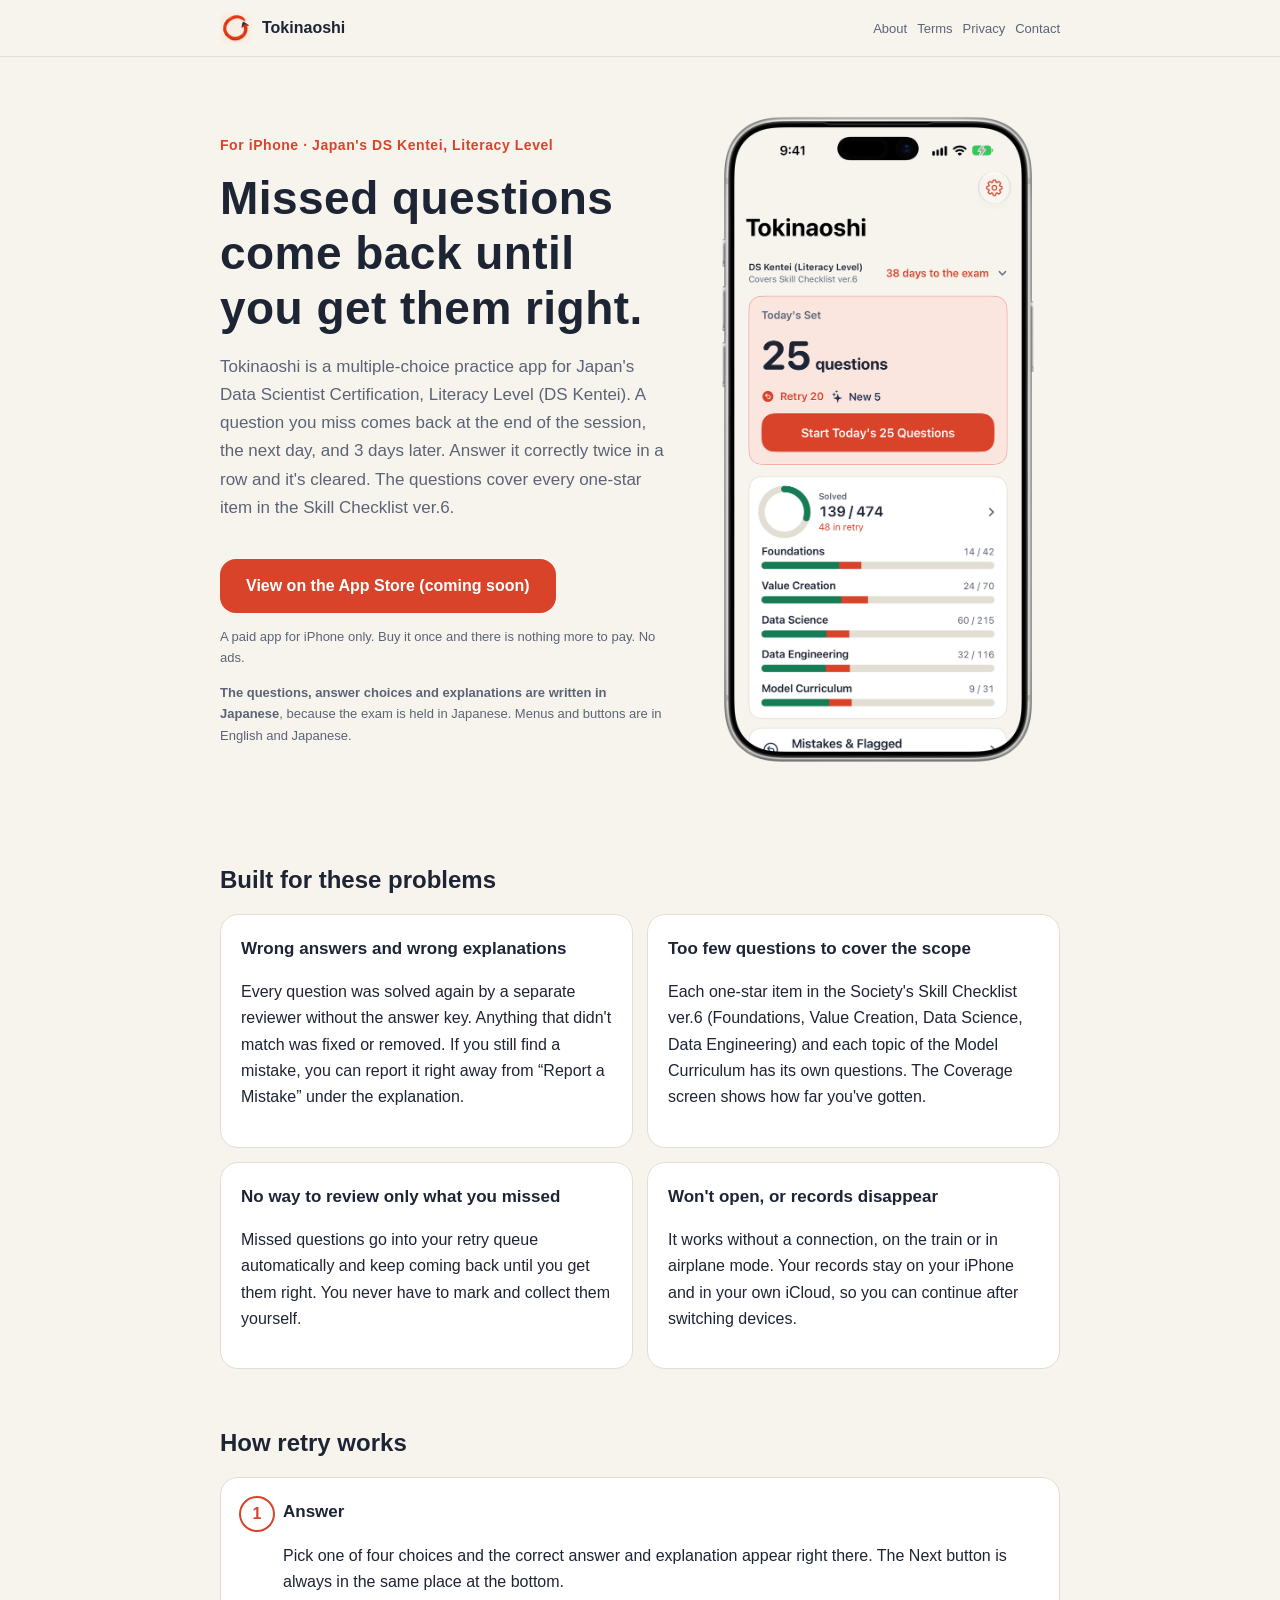
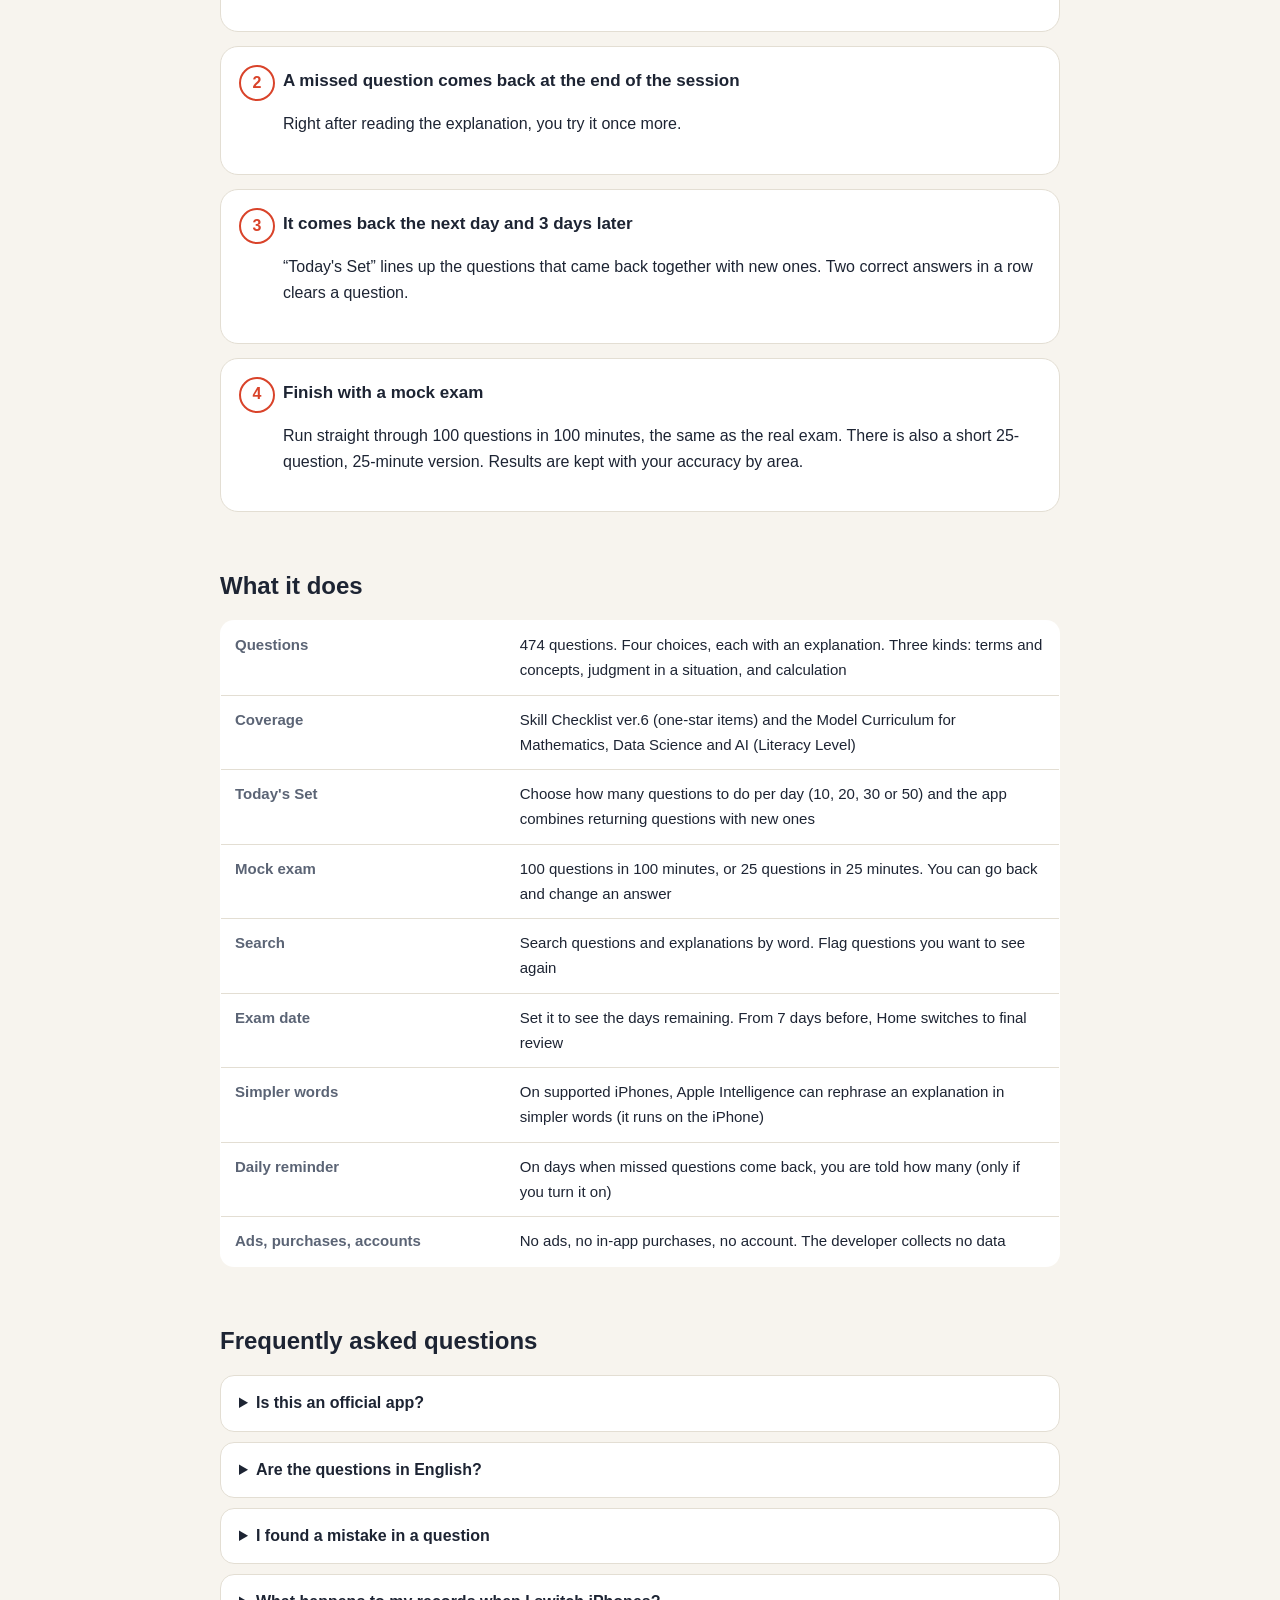
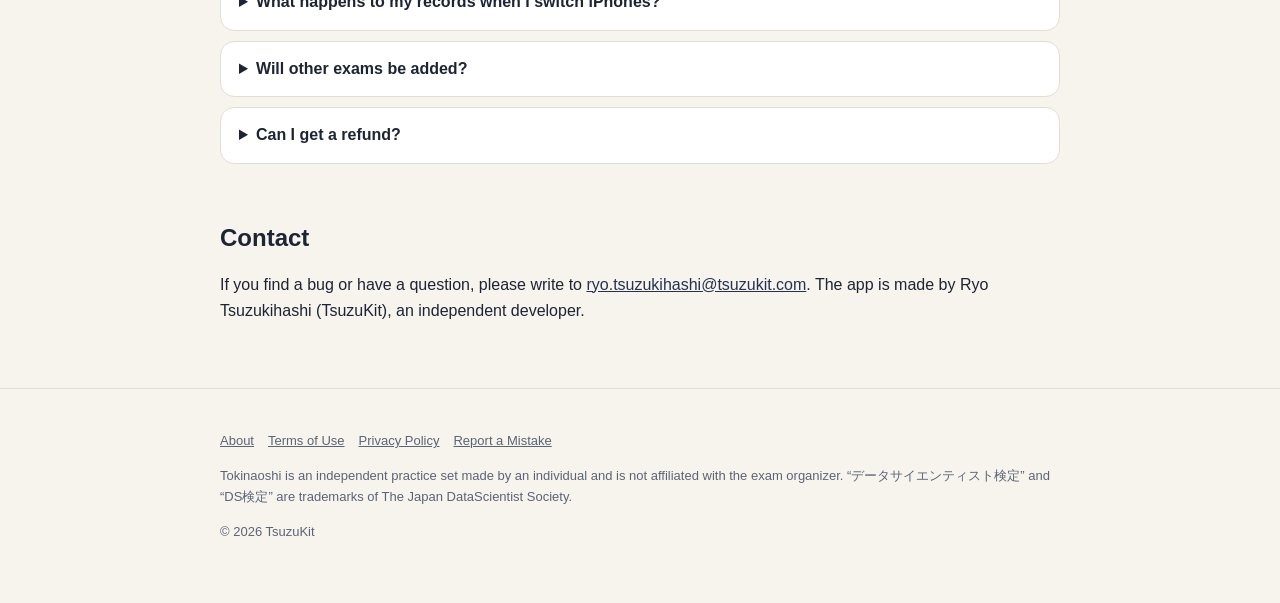
<file: index.html>
<!DOCTYPE html>
<html lang="ja" data-title-ja="ときなおし｜間違えた問題が戻ってくる DS検定の問題集（iPhone）" data-title-en="Tokinaoshi | Practice questions for Japan&#x27;s DS Kentei (iPhone)">
<head>
<meta charset="UTF-8">
<meta name="viewport" content="width=device-width, initial-scale=1">
<script>(function(){var l=navigator.languages&&navigator.languages.length?navigator.languages:[navigator.language||"ja"],p="en";for(var i=0;i<l.length;i++){var c=String(l[i]).toLowerCase();if(c.indexOf("ja")===0){p="ja";break}if(c.indexOf("en")===0){p="en";break}}var d=document.documentElement;d.lang=p;var t=d.getAttribute("data-title-"+p);if(t){document.title=t}})();</script>
<title>ときなおし｜間違えた問題が戻ってくる DS検定の問題集（iPhone）</title>
<meta name="description" content="DS検定（データサイエンティスト検定 リテラシーレベル）の4択問題集。間違えた問題が、解けるまで戻ってきます。スキルチェックリスト ver.6 対応。ネットなしで使える・広告なし・買い切り。 / A multiple-choice practice app for Japan&#x27;s Data Scientist Certification, Literacy Level. Missed questions come back until you get them right. Questions are in Japanese. Works offline, no ads, one-time purchase.">
<meta property="og:title" content="ときなおし｜間違えた問題が戻ってくる DS検定の問題集（iPhone）">
<meta property="og:description" content="DS検定（データサイエンティスト検定 リテラシーレベル）の4択問題集。間違えた問題が、解けるまで戻ってきます。スキルチェックリスト ver.6 対応。ネットなしで使える・広告なし・買い切り。">
<meta property="og:type" content="website">
<meta property="og:url" content="https://tokinaoshi.tsuzukit.com/">
<meta property="og:image" content="https://tokinaoshi.tsuzukit.com/assets/og.jpg">
<link rel="icon" href="assets/icon.png">
<link rel="apple-touch-icon" href="assets/icon.png">
<link rel="stylesheet" href="style.css">
</head>
<body>
<div data-l="ja" lang="ja">
<header class="site"><div class="wrap">
<a class="brand" href="./"><img src="assets/icon.png" alt="" width="32" height="32">ときなおし</a>
<nav class="site"><a href="./">紹介</a><a href="terms.html">利用規約</a><a href="privacy.html">プライバシー</a><a href="./#contact">お問い合わせ</a></nav>
</div></header>
<main class="wrap">
<section class="hero">
<div>
<p class="eyebrow">iPhone 向け・DS検定 リテラシーレベル</p>
<h1>間違えた問題が、<br>解けるまで戻ってくる。</h1>
<p class="lead">「ときなおし」は、データサイエンティスト検定 リテラシーレベル（DS検定）の4択問題集です。間違えた問題は、その回の最後・翌日・3日後に戻ってきます。2回続けて解けたら卒業。出題範囲はスキルチェックリスト ver.6 の★項目を全部通ります。</p>
<a class="cta" href="#store" id="store">App Store で見る（準備中）</a>
<p class="note">iPhone 専用の有料アプリです。一度買えば、あとからお金はかかりません。広告もありません。</p>
</div>
<img src="assets/hero.png" alt="ときなおしのホーム画面" width="360">
</section>

<h2>こんな困りごとのために作りました</h2>
<div class="grid two">
<div class="card"><h3>答えや解説が間違っている</h3><p>問題は、作った人とは別の目で全問を解き直し、答えが合わないものは直すか外しました。それでも誤りを見つけたら、解説の下の「誤りを知らせる」からすぐ送れます。</p></div>
<div class="card"><h3>問題が少なくて、範囲が足りない</h3><p>協会のスキルチェックリスト ver.6 の★項目（基盤・価値創造力・データサイエンス力・データエンジニアリング力）と、モデルカリキュラムの題目を1つずつ問題にしています。どこまで解けたかは「出題範囲」の画面で見られます。</p></div>
<div class="card"><h3>間違えた問題だけ復習できない</h3><p>間違えた問題は自動で「ときなおし」に入り、解けるまで戻ってきます。自分で印をつけて集め直す必要はありません。</p></div>
<div class="card"><h3>開けない・記録が消える</h3><p>ネットにつながっていなくても、電車の中でも機内モードでも解けます。記録は iPhone と、あなたの iCloud に残るので、機種変更のあとも続きから解けます。</p></div>
</div>

<h2>ときなおしの流れ</h2>
<div class="grid steps">
<div class="card"><h3>解く</h3><p>4つから選ぶと、その場で正解と解説が出ます。つぎへのボタンは、いつも画面の下の同じ場所です。</p></div>
<div class="card"><h3>間違えた問題が、その回の最後に戻ってくる</h3><p>解説を読んだ直後に、もう一度だけ解き直します。</p></div>
<div class="card"><h3>翌日と3日後にも戻ってくる</h3><p>「今日の分」に、戻ってきた問題と新しい問題が一緒に並びます。2回続けて解けたら卒業です。</p></div>
<div class="card"><h3>仕上げは模擬試験</h3><p>本番と同じ100問・100分で通して解けます。25問・25分の短い版もあります。結果は領域ごとの正答率で残ります。</p></div>
</div>

<h2>できること</h2>
<table>
<tr><th>問題</th><td>474問。4択・全問に解説つき。ことばとしくみ、場面での判断、計算の3種類</td></tr>
<tr><th>出題範囲</th><td>スキルチェックリスト ver.6（★）と、数理・データサイエンス・AI（リテラシーレベル）モデルカリキュラム</td></tr>
<tr><th>今日の分</th><td>1日に解く問題数（10・20・30・50問）を決めると、戻ってきた問題と新しい問題を組んで出します</td></tr>
<tr><th>模擬試験</th><td>100問・100分と、25問・25分。前の問題に戻って答えを変えられます</td></tr>
<tr><th>さがす</th><td>ことばで問題と解説を検索。あとで見たい問題には旗をつけられます</td></tr>
<tr><th>試験日</th><td>入れると、あと何日かが出ます。7日前から仕上げの画面になります</td></tr>
<tr><th>やさしく言いかえる</th><td>対応している iPhone では、解説を Apple Intelligence でやさしく言いかえられます（iPhone の中で動きます）</td></tr>
<tr><th>毎日のお知らせ</th><td>間違えた問題が戻ってきた日に、その数を通知します（オンにしたときだけ）</td></tr>
<tr><th>広告・課金・登録</th><td>広告なし・アプリ内課金なし・アカウント登録なし。開発者はデータを集めません</td></tr>
</table>

<h2>よくある質問</h2>
<details><summary>公式のアプリですか</summary><p>いいえ。検定の主催者とは関係のない、個人が作った問題集です。問題はすべて、このアプリのために新しく作りました。過去問や市販の問題集の写しではありません。</p></details>
<details><summary>問題に誤りを見つけました</summary><p>解説の下の「この問題の誤りを知らせる」を押すと、問題の番号が入ったメールを送れます。確かめて、次の版で直します。</p></details>
<details><summary>機種変更したら記録はどうなりますか</summary><p>記録の控えを、あなたの iCloud に置いています。新しい iPhone で同じ Apple アカウントにサインインしていれば、アプリを開いたときに続きから解けます。</p></details>
<details><summary>ほかの資格は増えますか</summary><p>増やすときは、このアプリの中に足します。</p></details>
<details><summary>返金はできますか</summary><p>返金は Apple の規定に従います。<a href="https://reportaproblem.apple.com/">reportaproblem.apple.com</a> からお申し出ください。開発者が直接返金することはできません。</p></details>

<h2 id="contact">お問い合わせ</h2>
<p>不具合や気になることがあれば、<a href="mailto:ryo.tsuzukihashi@tsuzukit.com?subject=%E3%81%A8%E3%81%8D%E3%81%AA%E3%81%8A%E3%81%97%E3%81%AB%E3%81%A4%E3%81%84%E3%81%A6">ryo.tsuzukihashi@tsuzukit.com</a> までご連絡ください。作っているのは個人開発者の續橋涼（TsuzuKit）です。</p>
</main>
<footer class="site"><div class="wrap">
<p><a href="./">紹介</a><a href="terms.html">利用規約</a><a href="privacy.html">プライバシーポリシー</a><a href="report.html">誤りを知らせる</a></p>
<p>ときなおしは、検定の主催者とは関係のない、個人が作った問題集です。「データサイエンティスト検定」「DS検定」は一般社団法人データサイエンティスト協会の商標です。</p>
<p>© 2026 TsuzuKit</p>
</div></footer>
</div>
<div data-l="en" lang="en">
<header class="site"><div class="wrap">
<a class="brand" href="./"><img src="assets/icon.png" alt="" width="32" height="32">Tokinaoshi</a>
<nav class="site"><a href="./">About</a><a href="terms.html">Terms</a><a href="privacy.html">Privacy</a><a href="./#contact-en">Contact</a></nav>
</div></header>
<main class="wrap">
<section class="hero">
<div>
<p class="eyebrow">For iPhone · Japan's DS Kentei, Literacy Level</p>
<h1>Missed questions come back until you get them right.</h1>
<p class="lead">Tokinaoshi is a multiple-choice practice app for Japan's Data Scientist Certification, Literacy Level (DS Kentei). A question you miss comes back at the end of the session, the next day, and 3 days later. Answer it correctly twice in a row and it's cleared. The questions cover every one-star item in the Skill Checklist ver.6.</p>
<a class="cta" href="#store-en" id="store-en">View on the App Store (coming soon)</a>
<p class="note">A paid app for iPhone only. Buy it once and there is nothing more to pay. No ads.</p>
<p class="note"><strong>The questions, answer choices and explanations are written in Japanese</strong>, because the exam is held in Japanese. Menus and buttons are in English and Japanese.</p>
</div>
<img src="assets/hero-en.png" alt="The Home screen of Tokinaoshi" width="360">
</section>

<h2>Built for these problems</h2>
<div class="grid two">
<div class="card"><h3>Wrong answers and wrong explanations</h3><p>Every question was solved again by a separate reviewer without the answer key. Anything that didn't match was fixed or removed. If you still find a mistake, you can report it right away from “Report a Mistake” under the explanation.</p></div>
<div class="card"><h3>Too few questions to cover the scope</h3><p>Each one-star item in the Society's Skill Checklist ver.6 (Foundations, Value Creation, Data Science, Data Engineering) and each topic of the Model Curriculum has its own questions. The Coverage screen shows how far you've gotten.</p></div>
<div class="card"><h3>No way to review only what you missed</h3><p>Missed questions go into your retry queue automatically and keep coming back until you get them right. You never have to mark and collect them yourself.</p></div>
<div class="card"><h3>Won't open, or records disappear</h3><p>It works without a connection, on the train or in airplane mode. Your records stay on your iPhone and in your own iCloud, so you can continue after switching devices.</p></div>
</div>

<h2>How retry works</h2>
<div class="grid steps">
<div class="card"><h3>Answer</h3><p>Pick one of four choices and the correct answer and explanation appear right there. The Next button is always in the same place at the bottom.</p></div>
<div class="card"><h3>A missed question comes back at the end of the session</h3><p>Right after reading the explanation, you try it once more.</p></div>
<div class="card"><h3>It comes back the next day and 3 days later</h3><p>“Today's Set” lines up the questions that came back together with new ones. Two correct answers in a row clears a question.</p></div>
<div class="card"><h3>Finish with a mock exam</h3><p>Run straight through 100 questions in 100 minutes, the same as the real exam. There is also a short 25-question, 25-minute version. Results are kept with your accuracy by area.</p></div>
</div>

<h2>What it does</h2>
<table>
<tr><th>Questions</th><td>474 questions. Four choices, each with an explanation. Three kinds: terms and concepts, judgment in a situation, and calculation</td></tr>
<tr><th>Coverage</th><td>Skill Checklist ver.6 (one-star items) and the Model Curriculum for Mathematics, Data Science and AI (Literacy Level)</td></tr>
<tr><th>Today's Set</th><td>Choose how many questions to do per day (10, 20, 30 or 50) and the app combines returning questions with new ones</td></tr>
<tr><th>Mock exam</th><td>100 questions in 100 minutes, or 25 questions in 25 minutes. You can go back and change an answer</td></tr>
<tr><th>Search</th><td>Search questions and explanations by word. Flag questions you want to see again</td></tr>
<tr><th>Exam date</th><td>Set it to see the days remaining. From 7 days before, Home switches to final review</td></tr>
<tr><th>Simpler words</th><td>On supported iPhones, Apple Intelligence can rephrase an explanation in simpler words (it runs on the iPhone)</td></tr>
<tr><th>Daily reminder</th><td>On days when missed questions come back, you are told how many (only if you turn it on)</td></tr>
<tr><th>Ads, purchases, accounts</th><td>No ads, no in-app purchases, no account. The developer collects no data</td></tr>
</table>

<h2>Frequently asked questions</h2>
<details><summary>Is this an official app?</summary><p>No. It is an independent practice set made by an individual and is not affiliated with the exam organizer. All questions were newly written for this app. They are not copied from past exams or from published workbooks.</p></details>
<details><summary>Are the questions in English?</summary><p>No. The questions, answer choices and explanations are in Japanese, because the exam is held in Japanese. Only the menus and buttons are available in English.</p></details>
<details><summary>I found a mistake in a question</summary><p>Tap “Report a Mistake in This Question” under the explanation to send an email with the question number filled in. We will check it and fix it in the next version.</p></details>
<details><summary>What happens to my records when I switch iPhones?</summary><p>A backup of your records is kept in your own iCloud. If you are signed in to the same Apple Account on the new iPhone, you can continue where you left off when you open the app.</p></details>
<details><summary>Will other exams be added?</summary><p>If they are, they will be added inside this app.</p></details>
<details><summary>Can I get a refund?</summary><p>Refunds follow Apple's rules. Please request one at <a href="https://reportaproblem.apple.com/">reportaproblem.apple.com</a>. The developer cannot issue refunds directly.</p></details>

<h2 id="contact-en">Contact</h2>
<p>If you find a bug or have a question, please write to <a href="mailto:ryo.tsuzukihashi@tsuzukit.com?subject=About%20Tokinaoshi">ryo.tsuzukihashi@tsuzukit.com</a>. The app is made by Ryo Tsuzukihashi (TsuzuKit), an independent developer.</p>
</main>
<footer class="site"><div class="wrap">
<p><a href="./">About</a><a href="terms.html">Terms of Use</a><a href="privacy.html">Privacy Policy</a><a href="report.html">Report a Mistake</a></p>
<p>Tokinaoshi is an independent practice set made by an individual and is not affiliated with the exam organizer. “データサイエンティスト検定” and “DS検定” are trademarks of The Japan DataScientist Society.</p>
<p>© 2026 TsuzuKit</p>
</div></footer>
</div>
</body>
</html>
</file>
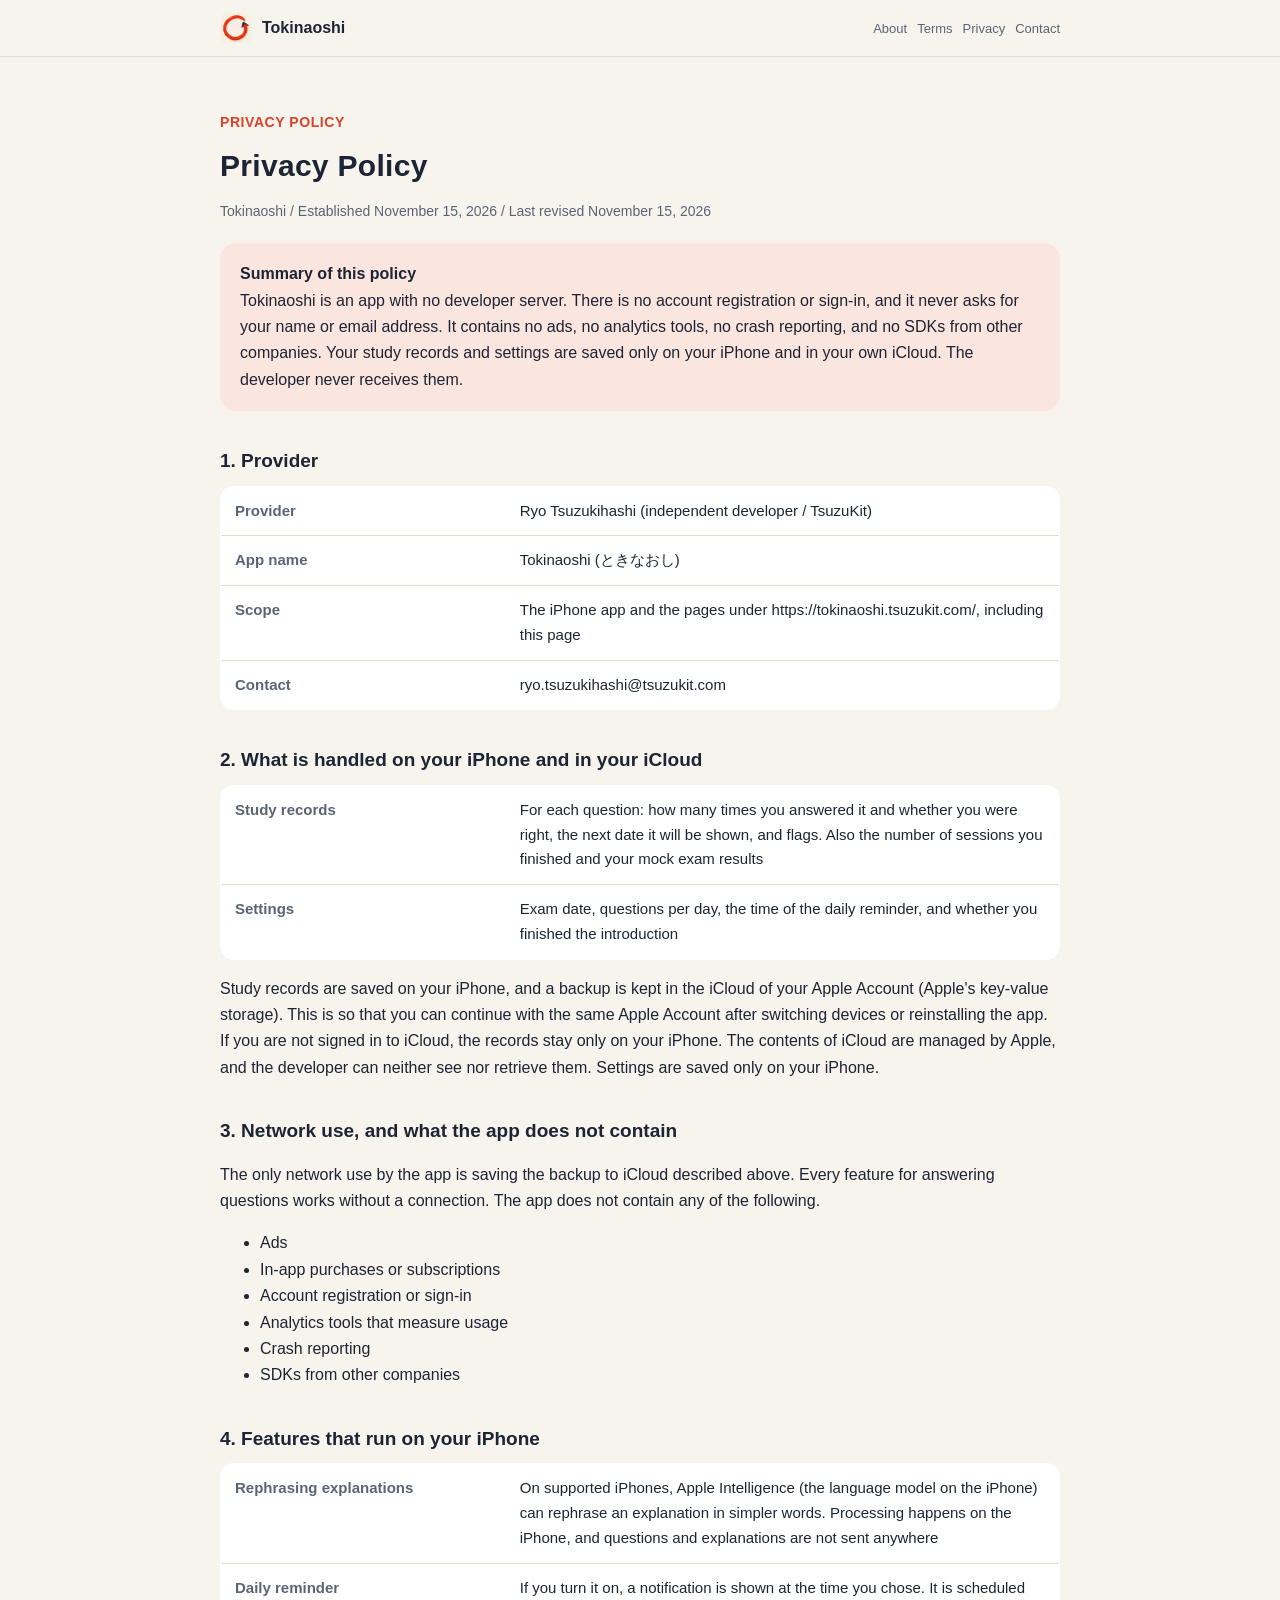
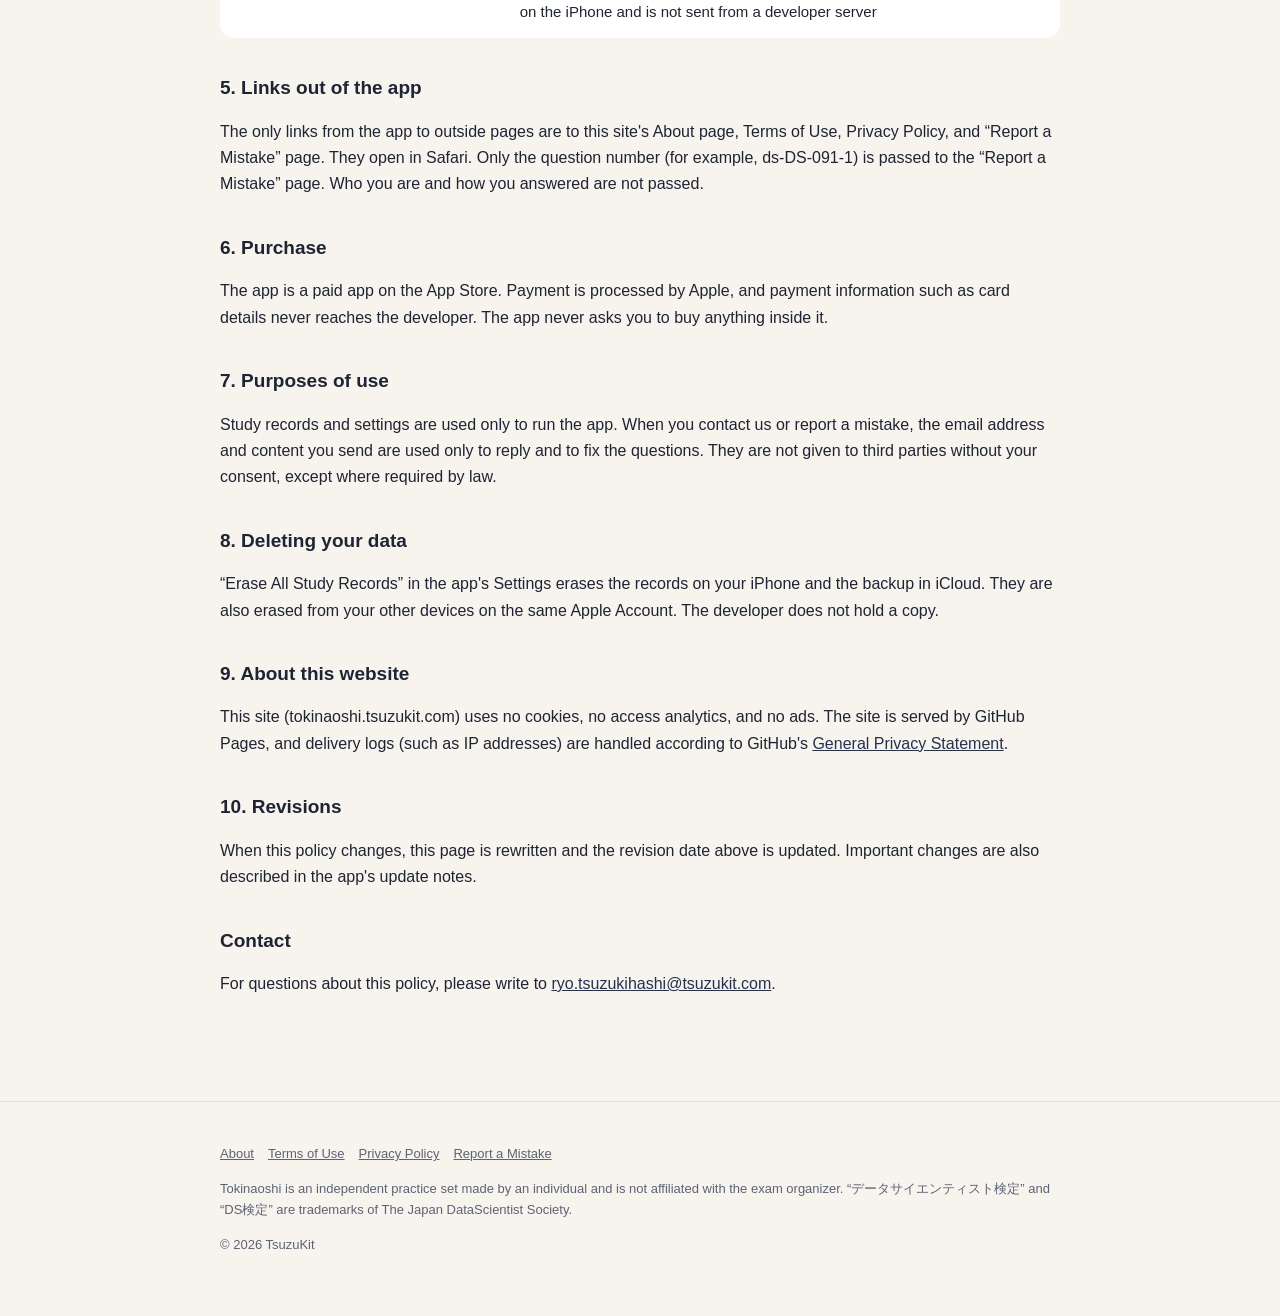
<file: privacy.html>
<!DOCTYPE html>
<html lang="ja" data-title-ja="プライバシーポリシー - ときなおし" data-title-en="Privacy Policy - Tokinaoshi">
<head>
<meta charset="UTF-8">
<meta name="viewport" content="width=device-width, initial-scale=1">
<script>(function(){var l=navigator.languages&&navigator.languages.length?navigator.languages:[navigator.language||"ja"],p="en";for(var i=0;i<l.length;i++){var c=String(l[i]).toLowerCase();if(c.indexOf("ja")===0){p="ja";break}if(c.indexOf("en")===0){p="en";break}}var d=document.documentElement;d.lang=p;var t=d.getAttribute("data-title-"+p);if(t){document.title=t}})();</script>
<title>プライバシーポリシー - ときなおし</title>
<meta name="description" content="ときなおしのプライバシーポリシー。開発者は個人情報を集めません。 / Privacy Policy for Tokinaoshi. The developer collects no personal information.">
<meta property="og:title" content="プライバシーポリシー - ときなおし">
<meta property="og:description" content="ときなおしのプライバシーポリシー。開発者は個人情報を集めません。">
<meta property="og:type" content="website">
<meta property="og:url" content="https://tokinaoshi.tsuzukit.com/privacy.html">
<meta property="og:image" content="https://tokinaoshi.tsuzukit.com/assets/og.jpg">
<link rel="icon" href="assets/icon.png">
<link rel="apple-touch-icon" href="assets/icon.png">
<link rel="stylesheet" href="style.css">
</head>
<body>
<div data-l="ja" lang="ja">
<header class="site"><div class="wrap">
<a class="brand" href="./"><img src="assets/icon.png" alt="" width="32" height="32">ときなおし</a>
<nav class="site"><a href="./">紹介</a><a href="terms.html">利用規約</a><a href="privacy.html">プライバシー</a><a href="./#contact">お問い合わせ</a></nav>
</div></header>
<main class="wrap">
<article class="doc">
<p class="eyebrow">PRIVACY POLICY</p>
<h1>プライバシーポリシー</h1>
<p class="meta">ときなおし／制定日 2026年11月15日／改定日 2026年11月15日</p>
<div class="summary"><strong>このポリシーの要旨</strong><br>ときなおしは、開発者のサーバーを持たないアプリです。アカウント登録やログインはなく、名前やメールアドレスを尋ねることもありません。広告、分析ツール、クラッシュを報告する仕組み、外部の会社の SDK は入れていません。解いた記録と設定は、あなたの iPhone の中と、あなた自身の iCloud にだけ保存します。開発者には届きません。</div>
<h2>1. 提供者</h2>
<table>
<tr><th>提供者</th><td>續橋涼（個人開発者 / TsuzuKit）</td></tr>
<tr><th>アプリ名</th><td>ときなおし</td></tr>
<tr><th>対象</th><td>iPhone 向けアプリと、このページを含む https://tokinaoshi.tsuzukit.com/ 配下のページ</td></tr>
<tr><th>連絡先</th><td>ryo.tsuzukihashi@tsuzukit.com</td></tr>
</table>
<h2>2. iPhone とあなたの iCloud で扱うもの</h2>
<table>
<tr><th>解いた記録</th><td>問題ごとの解いた回数と正誤、次に出す日、旗、終えた回の数、模擬試験の結果</td></tr>
<tr><th>設定</th><td>試験日、1日に解く問題数、毎日のお知らせの時刻、はじめの案内を終えたかどうか</td></tr>
</table>
<p>解いた記録は iPhone の中に保存し、その控えを、あなたの Apple アカウントの iCloud（Apple のキー値ストレージ）に置きます。機種変更やアプリの入れ直しのあとも、同じ Apple アカウントなら続きから使えるようにするためです。iCloud にサインインしていないときは、iPhone の中にだけ残ります。iCloud の中身は Apple が管理しており、開発者は見ることも取り出すこともできません。設定は iPhone の中にだけ保存します。</p>
<h2>3. 通信と、入れていないもの</h2>
<p>本アプリが通信するのは、上の iCloud への控えの保存だけです。ネットにつながっていなくても、問題を解く機能はすべて使えます。次のものは入れていません。</p>
<ul><li>広告</li><li>アプリ内課金とサブスクリプション</li><li>アカウント登録とログイン</li><li>利用状況を計測する分析ツール</li><li>クラッシュを報告する仕組み</li><li>外部の会社の SDK</li></ul>
<h2>4. iPhone の中で動く機能</h2>
<table>
<tr><th>解説の言いかえ</th><td>対応している iPhone では、解説を Apple Intelligence（iPhone の中の言語モデル）でやさしく言いかえられます。処理は iPhone の中で行い、問題や解説を外へ送りません</td></tr>
<tr><th>毎日のお知らせ</th><td>オンにすると、決めた時刻に通知を出します。iPhone の中で予約する通知で、開発者のサーバーからは送りません</td></tr>
</table>
<h2>5. アプリの外へのリンク</h2>
<p>本アプリから外のページへのリンクは、このサイトの紹介・利用規約・プライバシーポリシー・「誤りを知らせる」ページだけです。押すと Safari で開きます。「誤りを知らせる」ページには、問題の番号（例: ds-DS-091-1）だけが渡ります。あなたが誰か、どう答えたかは渡りません。</p>
<h2>6. 購入</h2>
<p>本アプリは App Store の有料アプリです。お支払いは Apple が処理し、カードなどの支払いの情報は開発者には届きません。アプリの中で購入を求めることはありません。</p>
<h2>7. 情報を使う目的</h2>
<p>解いた記録と設定は、アプリを動かすためだけに使います。お問い合わせや誤りの報告をいただいたときは、いただいたメールアドレスと内容を、お返事と問題の修正のためだけに使います。法令にもとづく場合を除き、本人の同意なく第三者に渡すことはありません。</p>
<h2>8. 消したいとき</h2>
<p>アプリの設定の「解いた記録を全部消す」で、iPhone の中の記録と、iCloud の控えを消せます。同じ Apple アカウントのほかの端末からも消えます。開発者はその控えを持っていません。</p>
<h2>9. このウェブサイトについて</h2>
<p>このサイト（tokinaoshi.tsuzukit.com）は、Cookie も、アクセスを計測する仕組みも、広告も使っていません。サイトは GitHub Pages で配信しており、配信の記録（IP アドレスなど）は GitHub の <a href="https://docs.github.com/ja/site-policy/privacy-policies/github-general-privacy-statement">プライバシーについての声明</a> に沿って扱われます。</p>
<h2>10. 改定</h2>
<p>このポリシーを変えるときは、このページを書きかえ、上の改定日を新しくします。大事な変更のときは、アプリの更新の説明にも書きます。</p>
<h2>お問い合わせ</h2>
<p>このポリシーについての質問は、<a href="mailto:ryo.tsuzukihashi@tsuzukit.com">ryo.tsuzukihashi@tsuzukit.com</a> までご連絡ください。</p>
</article>
</main>
<footer class="site"><div class="wrap">
<p><a href="./">紹介</a><a href="terms.html">利用規約</a><a href="privacy.html">プライバシーポリシー</a><a href="report.html">誤りを知らせる</a></p>
<p>ときなおしは、検定の主催者とは関係のない、個人が作った問題集です。「データサイエンティスト検定」「DS検定」は一般社団法人データサイエンティスト協会の商標です。</p>
<p>© 2026 TsuzuKit</p>
</div></footer>
</div>
<div data-l="en" lang="en">
<header class="site"><div class="wrap">
<a class="brand" href="./"><img src="assets/icon.png" alt="" width="32" height="32">Tokinaoshi</a>
<nav class="site"><a href="./">About</a><a href="terms.html">Terms</a><a href="privacy.html">Privacy</a><a href="./#contact-en">Contact</a></nav>
</div></header>
<main class="wrap">
<article class="doc">
<p class="eyebrow">PRIVACY POLICY</p>
<h1>Privacy Policy</h1>
<p class="meta">Tokinaoshi / Established November 15, 2026 / Last revised November 15, 2026</p>
<div class="summary"><strong>Summary of this policy</strong><br>Tokinaoshi is an app with no developer server. There is no account registration or sign-in, and it never asks for your name or email address. It contains no ads, no analytics tools, no crash reporting, and no SDKs from other companies. Your study records and settings are saved only on your iPhone and in your own iCloud. The developer never receives them.</div>
<h2>1. Provider</h2>
<table>
<tr><th>Provider</th><td>Ryo Tsuzukihashi (independent developer / TsuzuKit)</td></tr>
<tr><th>App name</th><td>Tokinaoshi (ときなおし)</td></tr>
<tr><th>Scope</th><td>The iPhone app and the pages under https://tokinaoshi.tsuzukit.com/, including this page</td></tr>
<tr><th>Contact</th><td>ryo.tsuzukihashi@tsuzukit.com</td></tr>
</table>
<h2>2. What is handled on your iPhone and in your iCloud</h2>
<table>
<tr><th>Study records</th><td>For each question: how many times you answered it and whether you were right, the next date it will be shown, and flags. Also the number of sessions you finished and your mock exam results</td></tr>
<tr><th>Settings</th><td>Exam date, questions per day, the time of the daily reminder, and whether you finished the introduction</td></tr>
</table>
<p>Study records are saved on your iPhone, and a backup is kept in the iCloud of your Apple Account (Apple's key-value storage). This is so that you can continue with the same Apple Account after switching devices or reinstalling the app. If you are not signed in to iCloud, the records stay only on your iPhone. The contents of iCloud are managed by Apple, and the developer can neither see nor retrieve them. Settings are saved only on your iPhone.</p>
<h2>3. Network use, and what the app does not contain</h2>
<p>The only network use by the app is saving the backup to iCloud described above. Every feature for answering questions works without a connection. The app does not contain any of the following.</p>
<ul><li>Ads</li><li>In-app purchases or subscriptions</li><li>Account registration or sign-in</li><li>Analytics tools that measure usage</li><li>Crash reporting</li><li>SDKs from other companies</li></ul>
<h2>4. Features that run on your iPhone</h2>
<table>
<tr><th>Rephrasing explanations</th><td>On supported iPhones, Apple Intelligence (the language model on the iPhone) can rephrase an explanation in simpler words. Processing happens on the iPhone, and questions and explanations are not sent anywhere</td></tr>
<tr><th>Daily reminder</th><td>If you turn it on, a notification is shown at the time you chose. It is scheduled on the iPhone and is not sent from a developer server</td></tr>
</table>
<h2>5. Links out of the app</h2>
<p>The only links from the app to outside pages are to this site's About page, Terms of Use, Privacy Policy, and “Report a Mistake” page. They open in Safari. Only the question number (for example, ds-DS-091-1) is passed to the “Report a Mistake” page. Who you are and how you answered are not passed.</p>
<h2>6. Purchase</h2>
<p>The app is a paid app on the App Store. Payment is processed by Apple, and payment information such as card details never reaches the developer. The app never asks you to buy anything inside it.</p>
<h2>7. Purposes of use</h2>
<p>Study records and settings are used only to run the app. When you contact us or report a mistake, the email address and content you send are used only to reply and to fix the questions. They are not given to third parties without your consent, except where required by law.</p>
<h2>8. Deleting your data</h2>
<p>“Erase All Study Records” in the app's Settings erases the records on your iPhone and the backup in iCloud. They are also erased from your other devices on the same Apple Account. The developer does not hold a copy.</p>
<h2>9. About this website</h2>
<p>This site (tokinaoshi.tsuzukit.com) uses no cookies, no access analytics, and no ads. The site is served by GitHub Pages, and delivery logs (such as IP addresses) are handled according to GitHub's <a href="https://docs.github.com/en/site-policy/privacy-policies/github-general-privacy-statement">General Privacy Statement</a>.</p>
<h2>10. Revisions</h2>
<p>When this policy changes, this page is rewritten and the revision date above is updated. Important changes are also described in the app's update notes.</p>
<h2>Contact</h2>
<p>For questions about this policy, please write to <a href="mailto:ryo.tsuzukihashi@tsuzukit.com">ryo.tsuzukihashi@tsuzukit.com</a>.</p>
</article>
</main>
<footer class="site"><div class="wrap">
<p><a href="./">About</a><a href="terms.html">Terms of Use</a><a href="privacy.html">Privacy Policy</a><a href="report.html">Report a Mistake</a></p>
<p>Tokinaoshi is an independent practice set made by an individual and is not affiliated with the exam organizer. “データサイエンティスト検定” and “DS検定” are trademarks of The Japan DataScientist Society.</p>
<p>© 2026 TsuzuKit</p>
</div></footer>
</div>
</body>
</html>
</file>
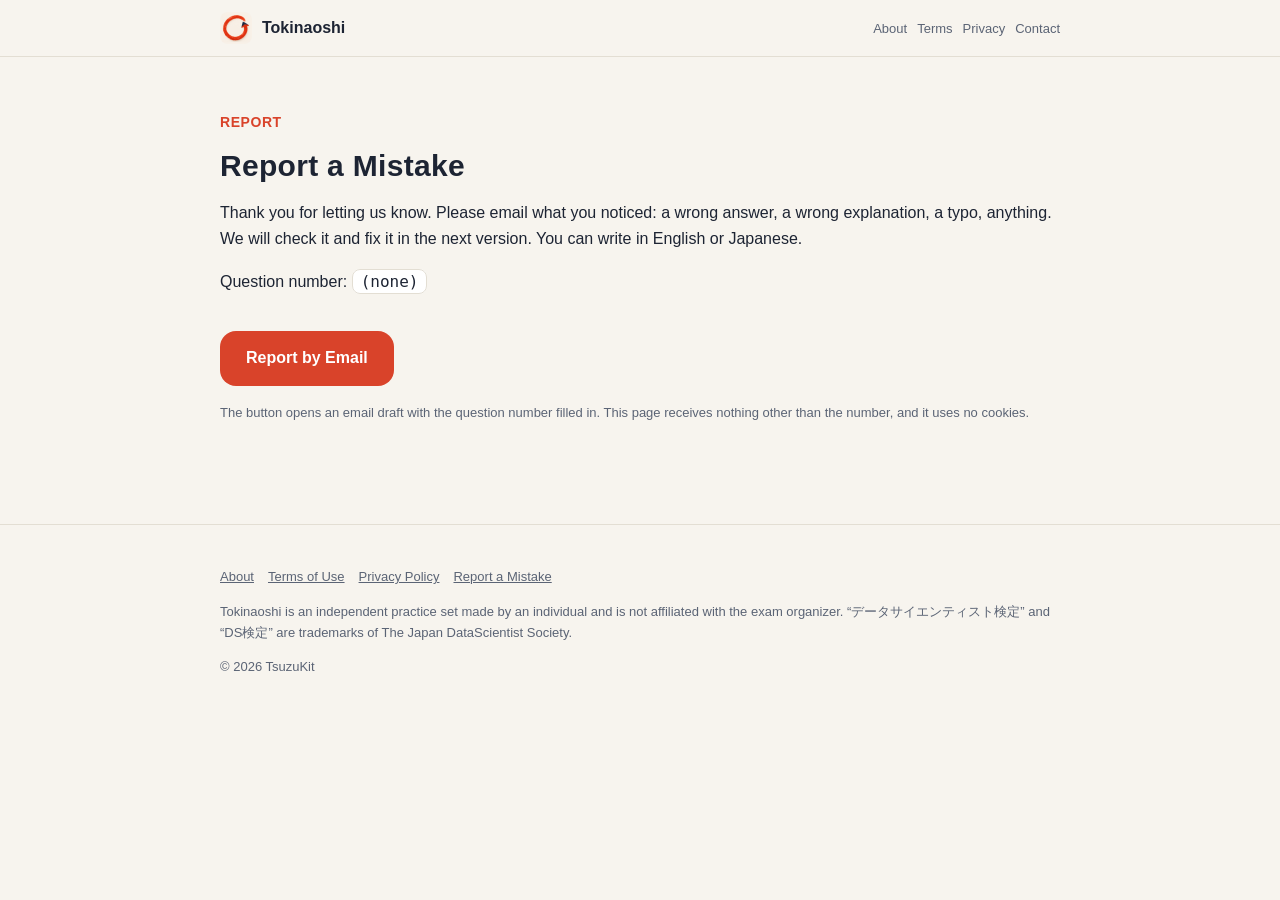
<file: report.html>
<!DOCTYPE html>
<html lang="ja" data-title-ja="問題の誤りを知らせる - ときなおし" data-title-en="Report a Mistake - Tokinaoshi">
<head>
<meta charset="UTF-8">
<meta name="viewport" content="width=device-width, initial-scale=1">
<script>(function(){var l=navigator.languages&&navigator.languages.length?navigator.languages:[navigator.language||"ja"],p="en";for(var i=0;i<l.length;i++){var c=String(l[i]).toLowerCase();if(c.indexOf("ja")===0){p="ja";break}if(c.indexOf("en")===0){p="en";break}}var d=document.documentElement;d.lang=p;var t=d.getAttribute("data-title-"+p);if(t){document.title=t}})();</script>
<title>問題の誤りを知らせる - ときなおし</title>
<meta name="description" content="ときなおしの問題・解説の誤りを知らせるページ。 / Report a mistake in a Tokinaoshi question or explanation.">
<meta property="og:title" content="問題の誤りを知らせる - ときなおし">
<meta property="og:description" content="ときなおしの問題・解説の誤りを知らせるページ。">
<meta property="og:type" content="website">
<meta property="og:url" content="https://tokinaoshi.tsuzukit.com/report.html">
<meta property="og:image" content="https://tokinaoshi.tsuzukit.com/assets/og.jpg">
<link rel="icon" href="assets/icon.png">
<link rel="apple-touch-icon" href="assets/icon.png">
<link rel="stylesheet" href="style.css">
</head>
<body>
<div data-l="ja" lang="ja">
<header class="site"><div class="wrap">
<a class="brand" href="./"><img src="assets/icon.png" alt="" width="32" height="32">ときなおし</a>
<nav class="site"><a href="./">紹介</a><a href="terms.html">利用規約</a><a href="privacy.html">プライバシー</a><a href="./#contact">お問い合わせ</a></nav>
</div></header>
<main class="wrap">
<article class="doc">
<p class="eyebrow">REPORT</p>
<h1>問題の誤りを知らせる</h1>
<p>知らせてくださって、ありがとうございます。答え・解説・誤字など、気づいたことをメールで送ってください。確かめて、次の版で直します。</p>
<p>問題の番号：<span class="qid" data-qid>（番号なし）</span></p>
<p><a class="cta" data-mail href="mailto:ryo.tsuzukihashi@tsuzukit.com">メールで知らせる</a></p>
<p class="note">ボタンを押すと、問題の番号が入ったメールの下書きが開きます。このページは、番号のほかには何も受け取りません。Cookie も使いません。</p>
<script>
(function () {
  var root = document.currentScript.parentElement;
  var q = new URLSearchParams(location.search).get("q") || "";
  if (!/^[A-Za-z0-9-]{1,40}$/.test(q)) { q = ""; }
  if (q) { root.querySelector("[data-qid]").textContent = q; }
  var subject = "ときなおし 問題の誤り" + (q ? "（" + q + "）" : "");
  var body = "問題の番号: " + (q || "（分かれば）") + "\n気づいたこと:\n";
  root.querySelector("[data-mail]").href = "mailto:ryo.tsuzukihashi@tsuzukit.com?subject=" + encodeURIComponent(subject) + "&body=" + encodeURIComponent(body);
})();
</script>
</article>
</main>
<footer class="site"><div class="wrap">
<p><a href="./">紹介</a><a href="terms.html">利用規約</a><a href="privacy.html">プライバシーポリシー</a><a href="report.html">誤りを知らせる</a></p>
<p>ときなおしは、検定の主催者とは関係のない、個人が作った問題集です。「データサイエンティスト検定」「DS検定」は一般社団法人データサイエンティスト協会の商標です。</p>
<p>© 2026 TsuzuKit</p>
</div></footer>
</div>
<div data-l="en" lang="en">
<header class="site"><div class="wrap">
<a class="brand" href="./"><img src="assets/icon.png" alt="" width="32" height="32">Tokinaoshi</a>
<nav class="site"><a href="./">About</a><a href="terms.html">Terms</a><a href="privacy.html">Privacy</a><a href="./#contact-en">Contact</a></nav>
</div></header>
<main class="wrap">
<article class="doc">
<p class="eyebrow">REPORT</p>
<h1>Report a Mistake</h1>
<p>Thank you for letting us know. Please email what you noticed: a wrong answer, a wrong explanation, a typo, anything. We will check it and fix it in the next version. You can write in English or Japanese.</p>
<p>Question number: <span class="qid" data-qid>(none)</span></p>
<p><a class="cta" data-mail href="mailto:ryo.tsuzukihashi@tsuzukit.com">Report by Email</a></p>
<p class="note">The button opens an email draft with the question number filled in. This page receives nothing other than the number, and it uses no cookies.</p>
<script>
(function () {
  var root = document.currentScript.parentElement;
  var q = new URLSearchParams(location.search).get("q") || "";
  if (!/^[A-Za-z0-9-]{1,40}$/.test(q)) { q = ""; }
  if (q) { root.querySelector("[data-qid]").textContent = q; }
  var subject = "Tokinaoshi: mistake in a question" + (q ? " (" + q + ")" : "");
  var body = "Question number: " + (q || "(if you know it)") + "\nWhat you noticed:\n";
  root.querySelector("[data-mail]").href = "mailto:ryo.tsuzukihashi@tsuzukit.com?subject=" + encodeURIComponent(subject) + "&body=" + encodeURIComponent(body);
})();
</script>
</article>
</main>
<footer class="site"><div class="wrap">
<p><a href="./">About</a><a href="terms.html">Terms of Use</a><a href="privacy.html">Privacy Policy</a><a href="report.html">Report a Mistake</a></p>
<p>Tokinaoshi is an independent practice set made by an individual and is not affiliated with the exam organizer. “データサイエンティスト検定” and “DS検定” are trademarks of The Japan DataScientist Society.</p>
<p>© 2026 TsuzuKit</p>
</div></footer>
</div>
</body>
</html>
</file>
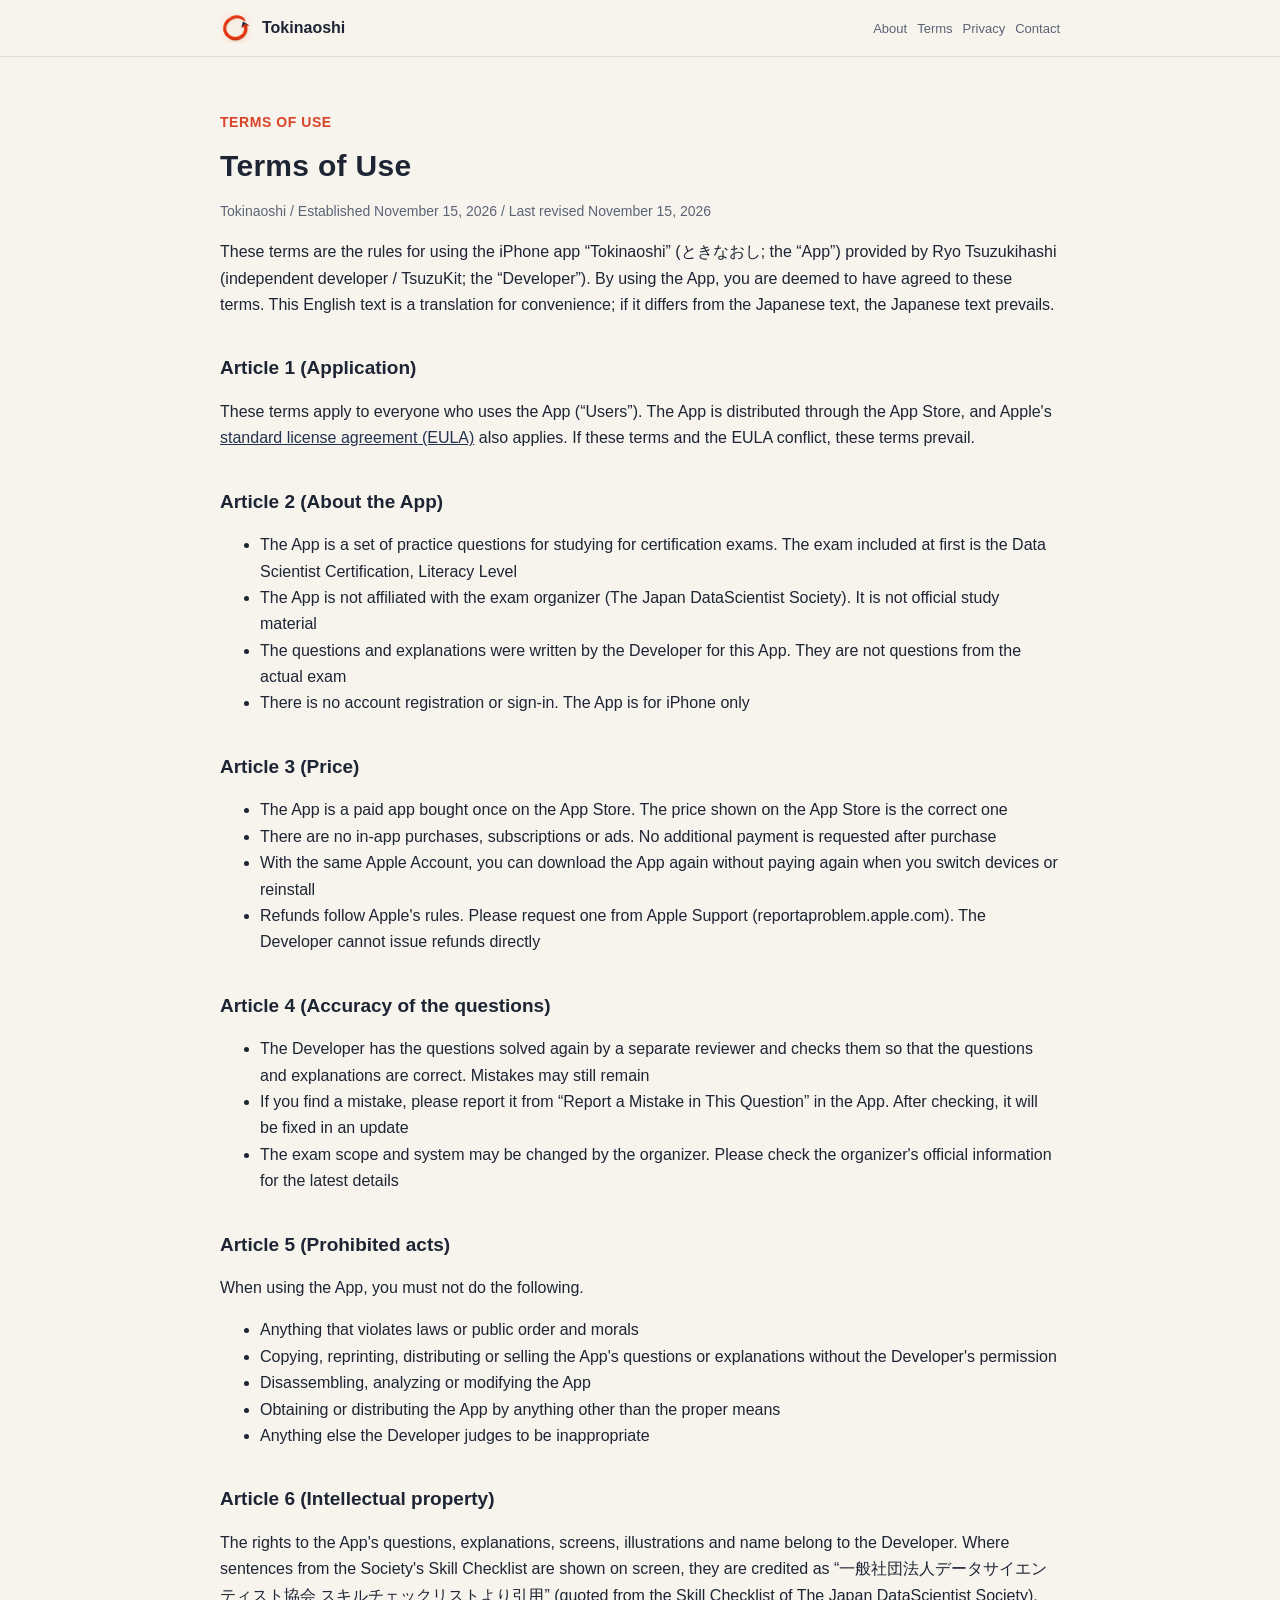
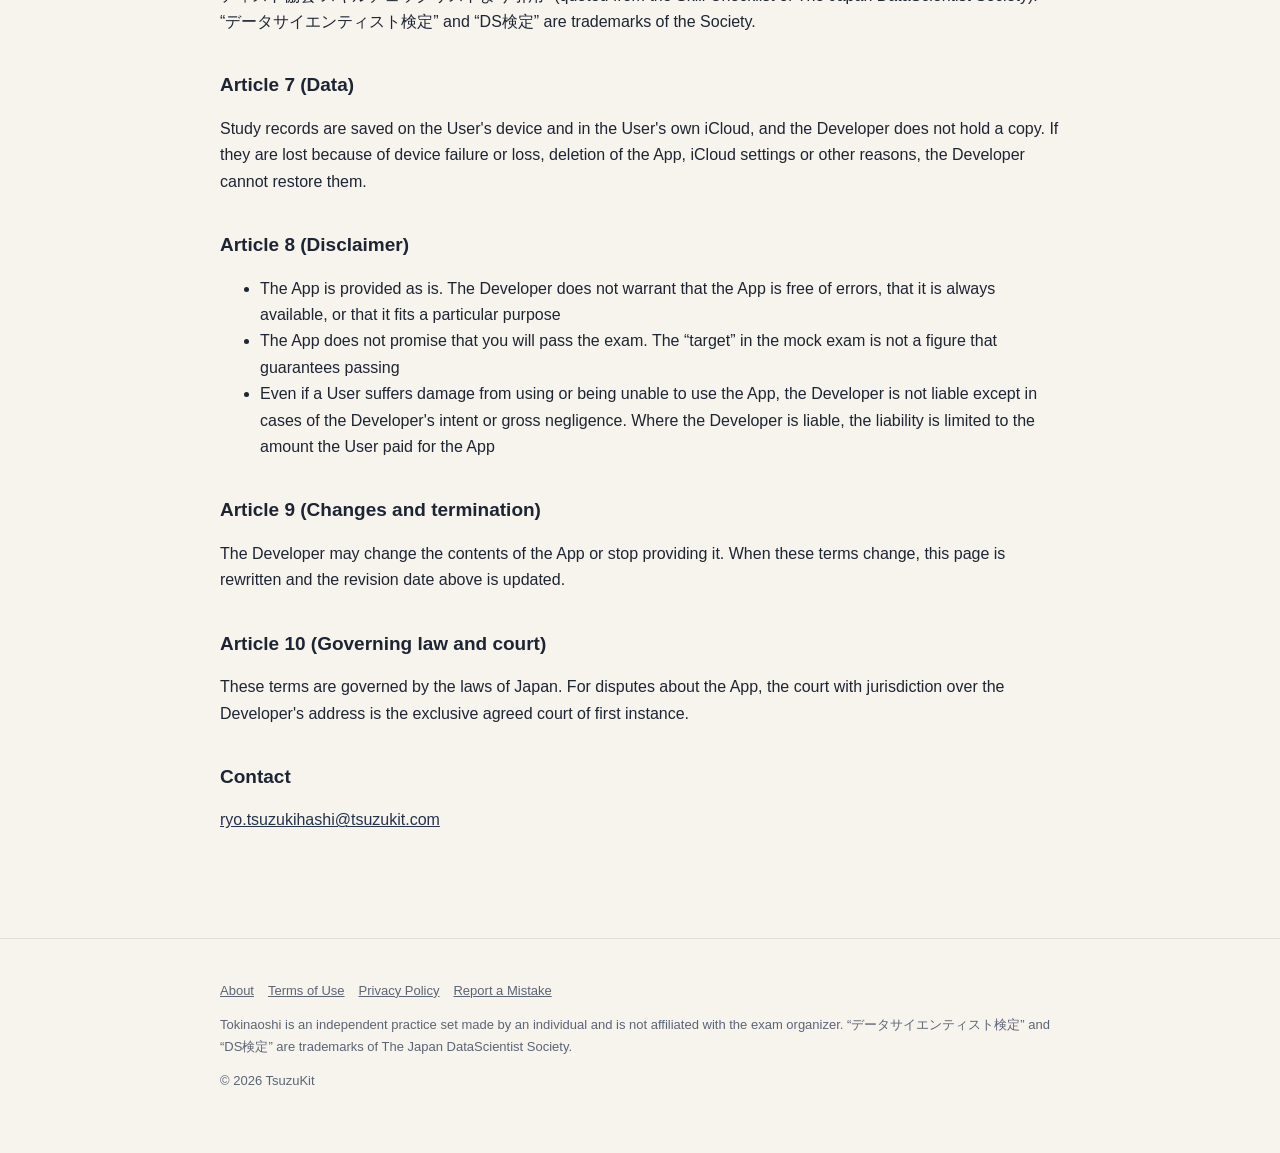
<file: terms.html>
<!DOCTYPE html>
<html lang="ja" data-title-ja="利用規約 - ときなおし" data-title-en="Terms of Use - Tokinaoshi">
<head>
<meta charset="UTF-8">
<meta name="viewport" content="width=device-width, initial-scale=1">
<script>(function(){var l=navigator.languages&&navigator.languages.length?navigator.languages:[navigator.language||"ja"],p="en";for(var i=0;i<l.length;i++){var c=String(l[i]).toLowerCase();if(c.indexOf("ja")===0){p="ja";break}if(c.indexOf("en")===0){p="en";break}}var d=document.documentElement;d.lang=p;var t=d.getAttribute("data-title-"+p);if(t){document.title=t}})();</script>
<title>利用規約 - ときなおし</title>
<meta name="description" content="ときなおしの利用規約。 / Terms of Use for Tokinaoshi.">
<meta property="og:title" content="利用規約 - ときなおし">
<meta property="og:description" content="ときなおしの利用規約。">
<meta property="og:type" content="website">
<meta property="og:url" content="https://tokinaoshi.tsuzukit.com/terms.html">
<meta property="og:image" content="https://tokinaoshi.tsuzukit.com/assets/og.jpg">
<link rel="icon" href="assets/icon.png">
<link rel="apple-touch-icon" href="assets/icon.png">
<link rel="stylesheet" href="style.css">
</head>
<body>
<div data-l="ja" lang="ja">
<header class="site"><div class="wrap">
<a class="brand" href="./"><img src="assets/icon.png" alt="" width="32" height="32">ときなおし</a>
<nav class="site"><a href="./">紹介</a><a href="terms.html">利用規約</a><a href="privacy.html">プライバシー</a><a href="./#contact">お問い合わせ</a></nav>
</div></header>
<main class="wrap">
<article class="doc">
<p class="eyebrow">TERMS OF SERVICE</p>
<h1>利用規約</h1>
<p class="meta">ときなおし／制定日 2026年11月15日／改定日 2026年11月15日</p>
<p>この規約は、續橋涼（個人開発者 / TsuzuKit。以下「開発者」）が提供する iPhone アプリ「ときなおし」（以下「本アプリ」）を使うときの決まりです。本アプリを使った時点で、この規約に同意したものとします。</p>
<h2>第1条（適用）</h2>
<p>この規約は、本アプリを使うすべての方（以下「利用者」）に適用されます。本アプリは App Store から配信しており、Apple が定める<a href="https://www.apple.com/legal/internet-services/itunes/dev/stdeula/">標準のライセンス契約（EULA）</a>もあわせて適用されます。この規約と EULA が食い違うときは、この規約を優先します。</p>
<h2>第2条（本アプリについて）</h2>
<ul>
<li>本アプリは、資格試験の学習のための問題集です。最初に入っている資格は、データサイエンティスト検定 リテラシーレベルです</li>
<li>本アプリは、検定の主催者（一般社団法人データサイエンティスト協会）とは関係がありません。公式の教材ではありません</li>
<li>問題と解説は、開発者がこのアプリのために作ったものです。実際の試験の問題ではありません</li>
<li>アカウント登録やログインはありません。本アプリは iPhone 専用です</li>
</ul>
<h2>第3条（料金）</h2>
<ul>
<li>本アプリは、App Store で購入する買い切りの有料アプリです。価格は App Store に表示されるものが正です</li>
<li>アプリ内課金、サブスクリプション、広告はありません。購入したあとに追加の支払いを求めることはありません</li>
<li>同じ Apple アカウントであれば、機種変更やアプリの入れ直しのときに、もう一度お支払いいただかずにダウンロードできます</li>
<li>返金は Apple の規定に従います。Apple のサポート（reportaproblem.apple.com）からお申し出ください。開発者が直接返金することはできません</li>
</ul>
<h2>第4条（問題の正しさ）</h2>
<ul>
<li>開発者は、問題と解説が正しくなるよう、別の目での解き直しと検査をしています。それでも誤りが残ることがあります</li>
<li>誤りを見つけたときは、アプリの「この問題の誤りを知らせる」からお知らせください。確かめたうえで、更新で直します</li>
<li>出題範囲や試験の制度は、主催者によって変わることがあります。最新の情報は、主催者の公式の案内で確かめてください</li>
</ul>
<h2>第5条（禁止事項）</h2>
<p>本アプリを使うとき、次のことをしてはいけません。</p>
<ul>
<li>法令や公序良俗に反すること</li>
<li>本アプリの問題・解説を、開発者の許しなく複製・転載・配布・販売すること</li>
<li>本アプリを分解・解析・改変すること</li>
<li>本アプリを正規の方法以外で入手したり、配ったりすること</li>
<li>そのほか、開発者が不適切と判断すること</li>
</ul>
<h2>第6条（知的財産）</h2>
<p>本アプリの問題・解説・画面・絵・名前についての権利は、開発者にあります。協会のスキルチェックリストの文を画面に出すところには、「一般社団法人データサイエンティスト協会 スキルチェックリストより引用」と表示しています。「データサイエンティスト検定」「DS検定」は同協会の商標です。</p>
<h2>第7条（データ）</h2>
<p>解いた記録は利用者の端末と、利用者自身の iCloud に保存され、開発者はその控えを持っていません。端末の故障や紛失、アプリの削除、iCloud の設定などで消えても、開発者は元に戻すことができません。</p>
<h2>第8条（免責事項）</h2>
<ul>
<li>本アプリは、そのままの状態で提供します。開発者は、本アプリに誤りがないこと、いつでも使えること、特定の目的に合うことを保証しません</li>
<li>本アプリは、試験の合格を約束するものではありません。模擬試験の「目安」は、合格を保証する数字ではありません</li>
<li>本アプリを使ったこと、または使えなかったことで利用者に損害が生じても、開発者に故意または重大な過失がある場合を除き、開発者は責任を負いません。責任を負う場合も、利用者が本アプリに支払った金額を上限とします</li>
</ul>
<h2>第9条（変更と終了）</h2>
<p>開発者は、本アプリの内容を変えること、提供を終えることがあります。この規約を変えるときは、このページを書きかえ、上の改定日を新しくします。</p>
<h2>第10条（準拠法と裁判所）</h2>
<p>この規約は日本法に従います。本アプリについての争いは、開発者の住所地を管轄する裁判所を、第一審の専属的な合意管轄裁判所とします。</p>
<h2>お問い合わせ</h2>
<p><a href="mailto:ryo.tsuzukihashi@tsuzukit.com">ryo.tsuzukihashi@tsuzukit.com</a></p>
</article>
</main>
<footer class="site"><div class="wrap">
<p><a href="./">紹介</a><a href="terms.html">利用規約</a><a href="privacy.html">プライバシーポリシー</a><a href="report.html">誤りを知らせる</a></p>
<p>ときなおしは、検定の主催者とは関係のない、個人が作った問題集です。「データサイエンティスト検定」「DS検定」は一般社団法人データサイエンティスト協会の商標です。</p>
<p>© 2026 TsuzuKit</p>
</div></footer>
</div>
<div data-l="en" lang="en">
<header class="site"><div class="wrap">
<a class="brand" href="./"><img src="assets/icon.png" alt="" width="32" height="32">Tokinaoshi</a>
<nav class="site"><a href="./">About</a><a href="terms.html">Terms</a><a href="privacy.html">Privacy</a><a href="./#contact-en">Contact</a></nav>
</div></header>
<main class="wrap">
<article class="doc">
<p class="eyebrow">TERMS OF USE</p>
<h1>Terms of Use</h1>
<p class="meta">Tokinaoshi / Established November 15, 2026 / Last revised November 15, 2026</p>
<p>These terms are the rules for using the iPhone app “Tokinaoshi” (ときなおし; the “App”) provided by Ryo Tsuzukihashi (independent developer / TsuzuKit; the “Developer”). By using the App, you are deemed to have agreed to these terms. This English text is a translation for convenience; if it differs from the Japanese text, the Japanese text prevails.</p>
<h2>Article 1 (Application)</h2>
<p>These terms apply to everyone who uses the App (“Users”). The App is distributed through the App Store, and Apple's <a href="https://www.apple.com/legal/internet-services/itunes/dev/stdeula/">standard license agreement (EULA)</a> also applies. If these terms and the EULA conflict, these terms prevail.</p>
<h2>Article 2 (About the App)</h2>
<ul>
<li>The App is a set of practice questions for studying for certification exams. The exam included at first is the Data Scientist Certification, Literacy Level</li>
<li>The App is not affiliated with the exam organizer (The Japan DataScientist Society). It is not official study material</li>
<li>The questions and explanations were written by the Developer for this App. They are not questions from the actual exam</li>
<li>There is no account registration or sign-in. The App is for iPhone only</li>
</ul>
<h2>Article 3 (Price)</h2>
<ul>
<li>The App is a paid app bought once on the App Store. The price shown on the App Store is the correct one</li>
<li>There are no in-app purchases, subscriptions or ads. No additional payment is requested after purchase</li>
<li>With the same Apple Account, you can download the App again without paying again when you switch devices or reinstall</li>
<li>Refunds follow Apple's rules. Please request one from Apple Support (reportaproblem.apple.com). The Developer cannot issue refunds directly</li>
</ul>
<h2>Article 4 (Accuracy of the questions)</h2>
<ul>
<li>The Developer has the questions solved again by a separate reviewer and checks them so that the questions and explanations are correct. Mistakes may still remain</li>
<li>If you find a mistake, please report it from “Report a Mistake in This Question” in the App. After checking, it will be fixed in an update</li>
<li>The exam scope and system may be changed by the organizer. Please check the organizer's official information for the latest details</li>
</ul>
<h2>Article 5 (Prohibited acts)</h2>
<p>When using the App, you must not do the following.</p>
<ul>
<li>Anything that violates laws or public order and morals</li>
<li>Copying, reprinting, distributing or selling the App's questions or explanations without the Developer's permission</li>
<li>Disassembling, analyzing or modifying the App</li>
<li>Obtaining or distributing the App by anything other than the proper means</li>
<li>Anything else the Developer judges to be inappropriate</li>
</ul>
<h2>Article 6 (Intellectual property)</h2>
<p>The rights to the App's questions, explanations, screens, illustrations and name belong to the Developer. Where sentences from the Society's Skill Checklist are shown on screen, they are credited as “一般社団法人データサイエンティスト協会 スキルチェックリストより引用” (quoted from the Skill Checklist of The Japan DataScientist Society). “データサイエンティスト検定” and “DS検定” are trademarks of the Society.</p>
<h2>Article 7 (Data)</h2>
<p>Study records are saved on the User's device and in the User's own iCloud, and the Developer does not hold a copy. If they are lost because of device failure or loss, deletion of the App, iCloud settings or other reasons, the Developer cannot restore them.</p>
<h2>Article 8 (Disclaimer)</h2>
<ul>
<li>The App is provided as is. The Developer does not warrant that the App is free of errors, that it is always available, or that it fits a particular purpose</li>
<li>The App does not promise that you will pass the exam. The “target” in the mock exam is not a figure that guarantees passing</li>
<li>Even if a User suffers damage from using or being unable to use the App, the Developer is not liable except in cases of the Developer's intent or gross negligence. Where the Developer is liable, the liability is limited to the amount the User paid for the App</li>
</ul>
<h2>Article 9 (Changes and termination)</h2>
<p>The Developer may change the contents of the App or stop providing it. When these terms change, this page is rewritten and the revision date above is updated.</p>
<h2>Article 10 (Governing law and court)</h2>
<p>These terms are governed by the laws of Japan. For disputes about the App, the court with jurisdiction over the Developer's address is the exclusive agreed court of first instance.</p>
<h2>Contact</h2>
<p><a href="mailto:ryo.tsuzukihashi@tsuzukit.com">ryo.tsuzukihashi@tsuzukit.com</a></p>
</article>
</main>
<footer class="site"><div class="wrap">
<p><a href="./">About</a><a href="terms.html">Terms of Use</a><a href="privacy.html">Privacy Policy</a><a href="report.html">Report a Mistake</a></p>
<p>Tokinaoshi is an independent practice set made by an individual and is not affiliated with the exam organizer. “データサイエンティスト検定” and “DS検定” are trademarks of The Japan DataScientist Society.</p>
<p>© 2026 TsuzuKit</p>
</div></footer>
</div>
</body>
</html>
</file>
<file: style.css>
/* ときなおし — 紙の白・インクの紺・朱色（採点の赤ペン） */
:root {
  --paper: #f7f4ee; --card: #ffffff; --ink: #1d2433; --sub: #5b6475; --line: #e3ded3;
  --vermilion: #d9432a; --vermilion-soft: #fbe5df; --navy: #24324f; --correct: #167c55;
}
@media (prefers-color-scheme: dark) {
  :root { --paper: #12151c; --card: #1c212b; --ink: #f2f0ea; --sub: #a9b0be; --line: #2c3340;
    --vermilion: #f0674f; --vermilion-soft: #3a211c; --navy: #8fa6d9; --correct: #4cc38f; }
}
* { box-sizing: border-box; }
html { -webkit-text-size-adjust: 100%; }
body { margin: 0; background: var(--paper); color: var(--ink); line-height: 1.8;
  font-family: -apple-system, BlinkMacSystemFont, "Hiragino Sans", "Hiragino Kaku Gothic ProN", "Noto Sans JP", sans-serif; }
a { color: var(--navy); }
.wrap { max-width: 880px; margin: 0 auto; padding: 0 20px; }
header.site { border-bottom: 1px solid var(--line); background: var(--paper); position: sticky; top: 0; z-index: 5; }
header.site .wrap { display: flex; align-items: center; gap: 16px; min-height: 56px; }
.brand { display: flex; align-items: center; gap: 10px; font-weight: 800; text-decoration: none; color: var(--ink); margin-right: auto; }
.brand img { width: 32px; height: 32px; border-radius: 8px; }
nav.site a { font-size: 14px; text-decoration: none; color: var(--sub); margin-left: 14px; white-space: nowrap; }
nav.site a:hover { color: var(--ink); }
.hero { padding: 56px 0 40px; display: grid; gap: 32px; align-items: center; }
@media (min-width: 760px) { .hero { grid-template-columns: 1.1fr 0.9fr; } }
.eyebrow { color: var(--vermilion); font-weight: 700; font-size: 14px; letter-spacing: 0.04em; }
h1 { font-size: clamp(30px, 6vw, 46px); line-height: 1.35; margin: 8px 0 16px; letter-spacing: 0.01em; }
h2 { font-size: 24px; margin: 56px 0 16px; line-height: 1.5; }
h3 { font-size: 17px; margin: 0 0 6px; }
.lead { font-size: 17px; color: var(--sub); }
.cta { display: inline-block; margin-top: 20px; background: var(--vermilion); color: #fff; font-weight: 700; text-decoration: none;
  padding: 14px 26px; border-radius: 16px; }
.note { font-size: 13px; color: var(--sub); }
.hero img { width: 100%; max-width: 320px; height: auto; justify-self: center; }
.grid { display: grid; gap: 14px; }
@media (min-width: 700px) { .grid.two { grid-template-columns: 1fr 1fr; } .grid.three { grid-template-columns: repeat(3, 1fr); } }
.card { background: var(--card); border: 1px solid var(--line); border-radius: 18px; padding: 20px; }
.card.em { background: var(--vermilion-soft); border-color: transparent; }
.steps { counter-reset: step; }
.steps .card { position: relative; padding-left: 62px; }
.steps .card::before { counter-increment: step; content: counter(step); position: absolute; left: 18px; top: 18px; width: 32px; height: 32px;
  border-radius: 50%; border: 2.5px solid var(--vermilion); color: var(--vermilion); font-weight: 800; display: grid; place-items: center; }
table { width: 100%; border-collapse: collapse; background: var(--card); border: 1px solid var(--line); border-radius: 14px; overflow: hidden; }
th, td { text-align: left; padding: 12px 14px; border-bottom: 1px solid var(--line); vertical-align: top; font-size: 15px; }
th { width: 34%; color: var(--sub); font-weight: 600; }
tr:last-child th, tr:last-child td { border-bottom: none; }
.doc { padding: 40px 0 24px; }
.doc h1 { font-size: 30px; }
.doc h2 { font-size: 19px; margin: 36px 0 10px; }
.doc .meta { color: var(--sub); font-size: 14px; }
.doc .summary { background: var(--vermilion-soft); border-radius: 16px; padding: 18px 20px; margin: 20px 0; }
details { background: var(--card); border: 1px solid var(--line); border-radius: 14px; padding: 14px 18px; }
details + details { margin-top: 10px; }
summary { font-weight: 700; cursor: pointer; }
footer.site { border-top: 1px solid var(--line); margin-top: 64px; padding: 28px 0 48px; color: var(--sub); font-size: 13px; }
footer.site a { color: var(--sub); margin-right: 14px; }
.qid { font-family: ui-monospace, SFMono-Regular, Menlo, monospace; background: var(--card); border: 1px solid var(--line);
  border-radius: 8px; padding: 2px 8px; }
/* 端末の言語に合うほうだけ見せる（build.py が両方を1ページに入れる） */
html[lang="ja"] [data-l="en"], html[lang="en"] [data-l="ja"] { display: none; }
[lang="en"] { line-height: 1.65; }
[lang="en"] h1 { line-height: 1.2; }
[lang="en"] nav.site a { font-size: 13px; margin-left: 10px; }
@media (max-width: 480px) { nav.site a { font-size: 12px; margin-left: 8px; } header.site .wrap { gap: 4px; } .brand { gap: 7px; font-size: 15px; } }
.brand { white-space: nowrap; flex-shrink: 0; }
/* 幅の狭い画面では、上の帯の「紹介」を出さない（左のアプリ名が同じ行き先） */
@media (max-width: 480px) { nav.site a:first-child { display: none; } }
</file>
